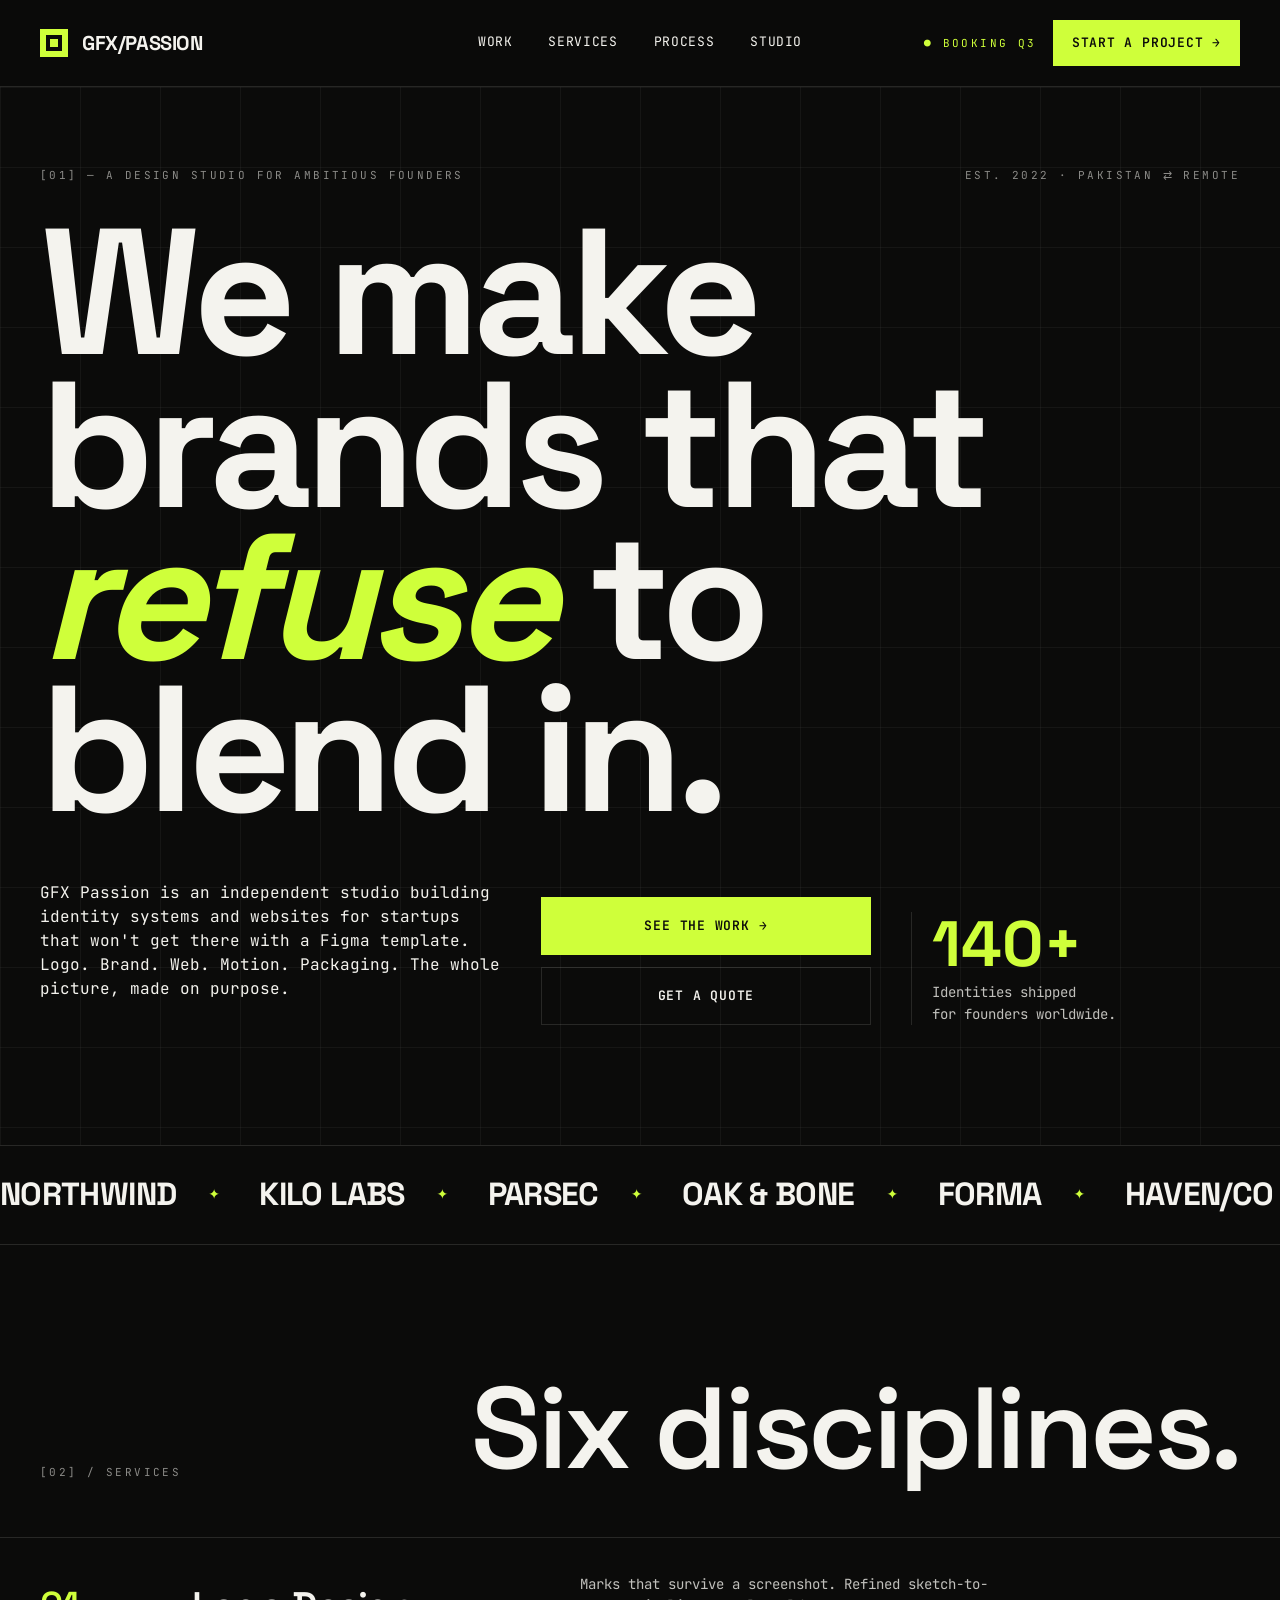
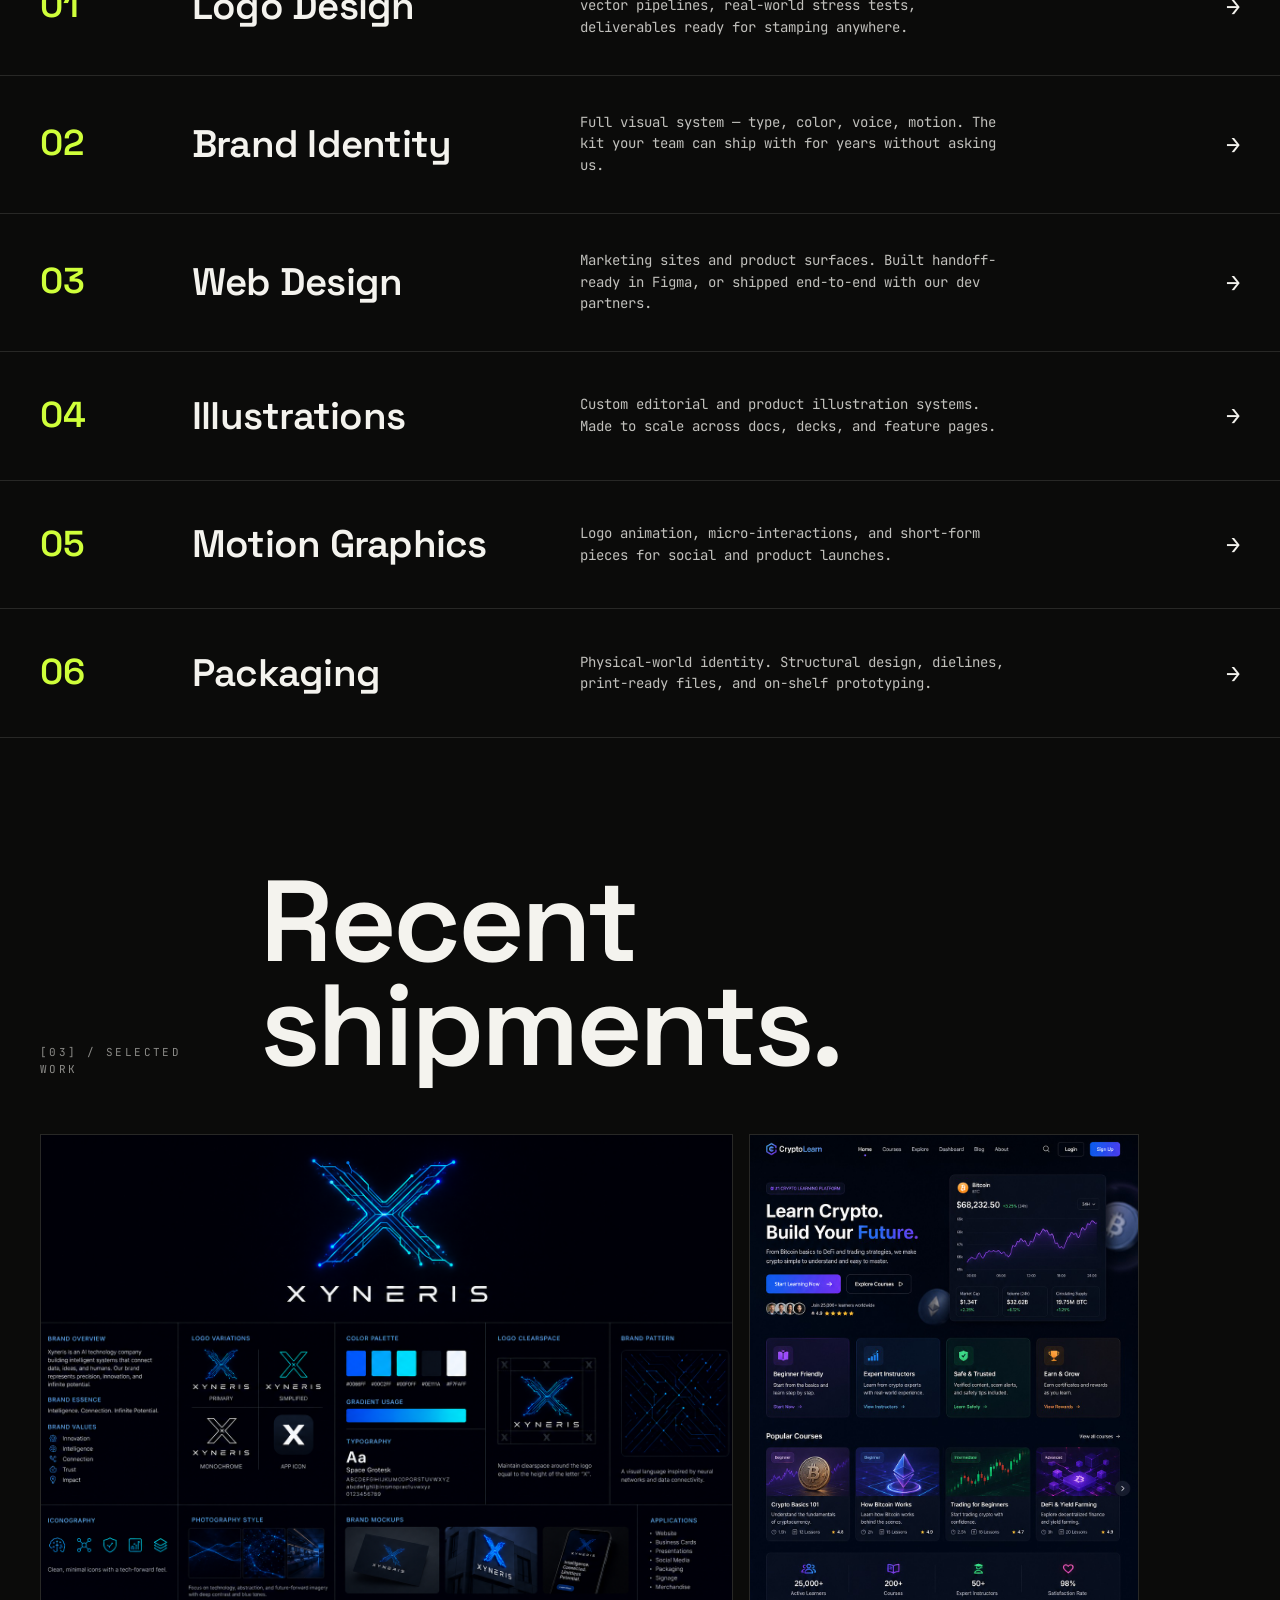
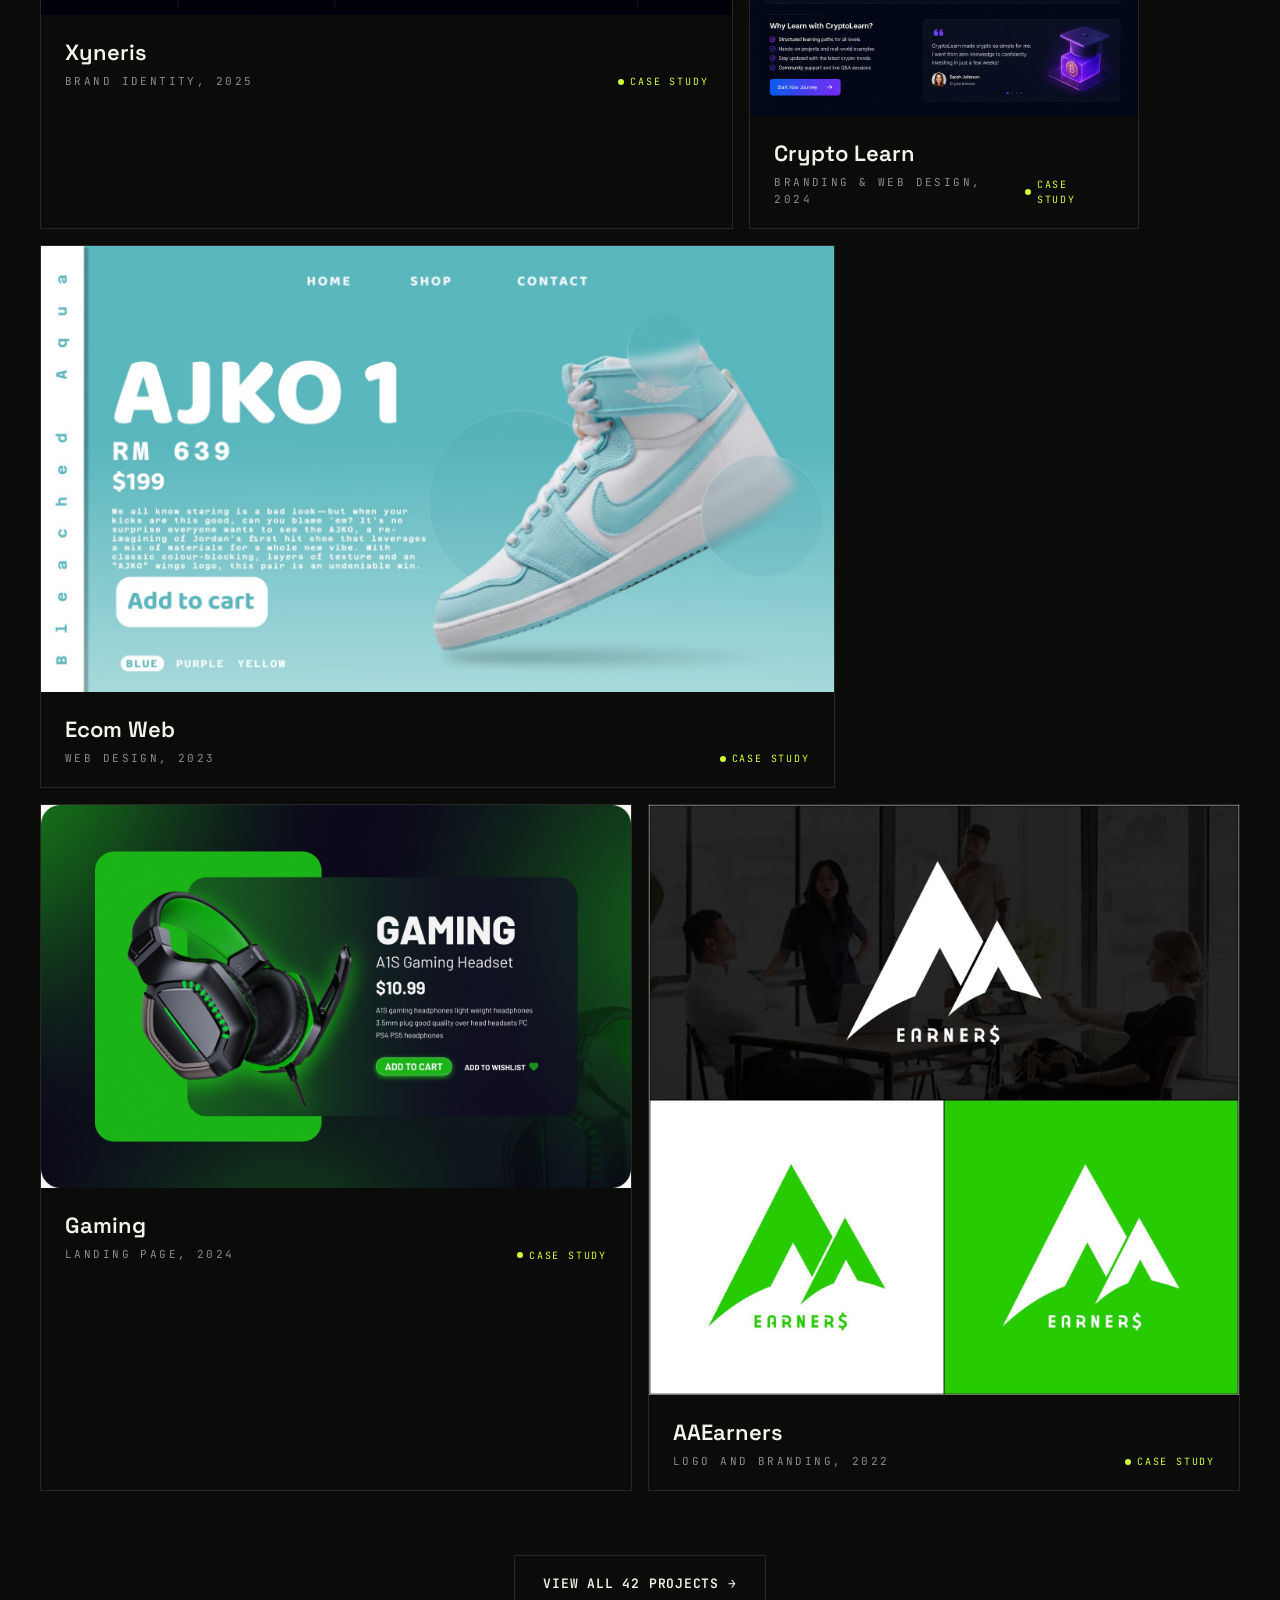
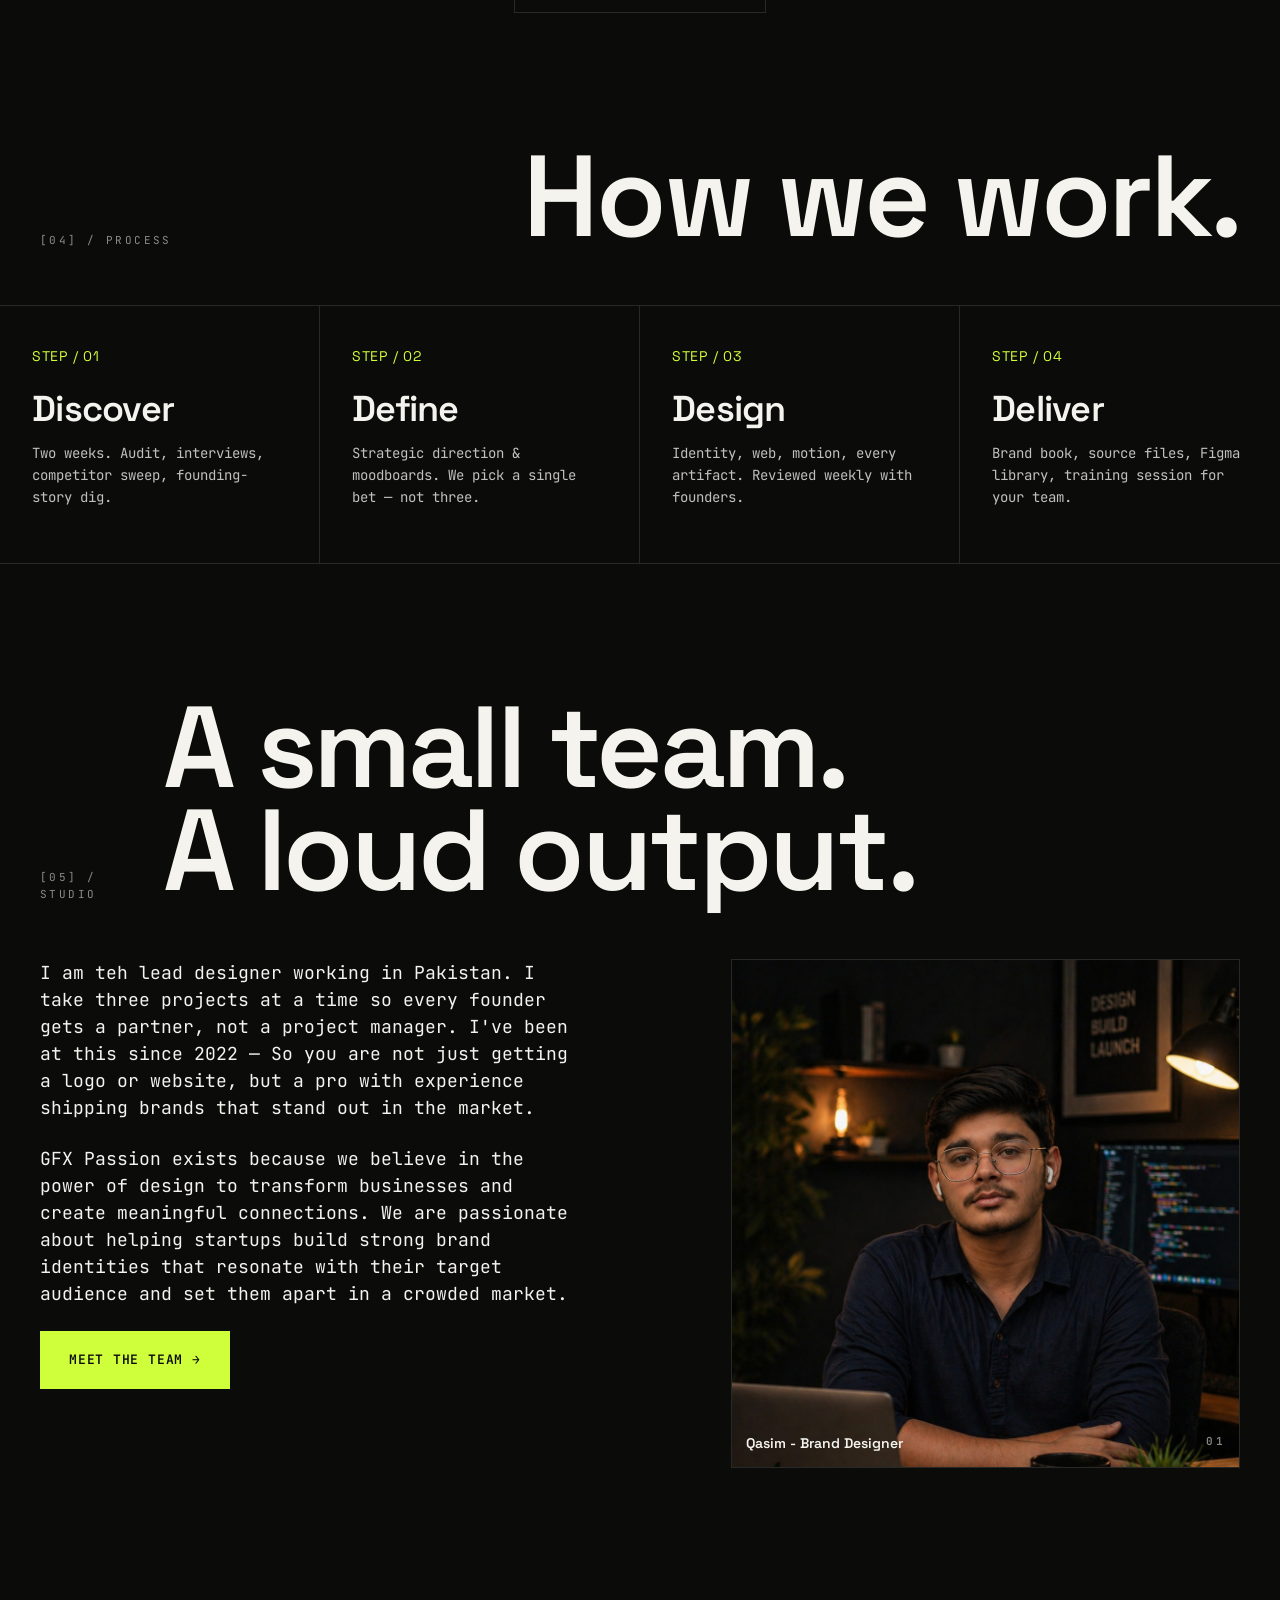
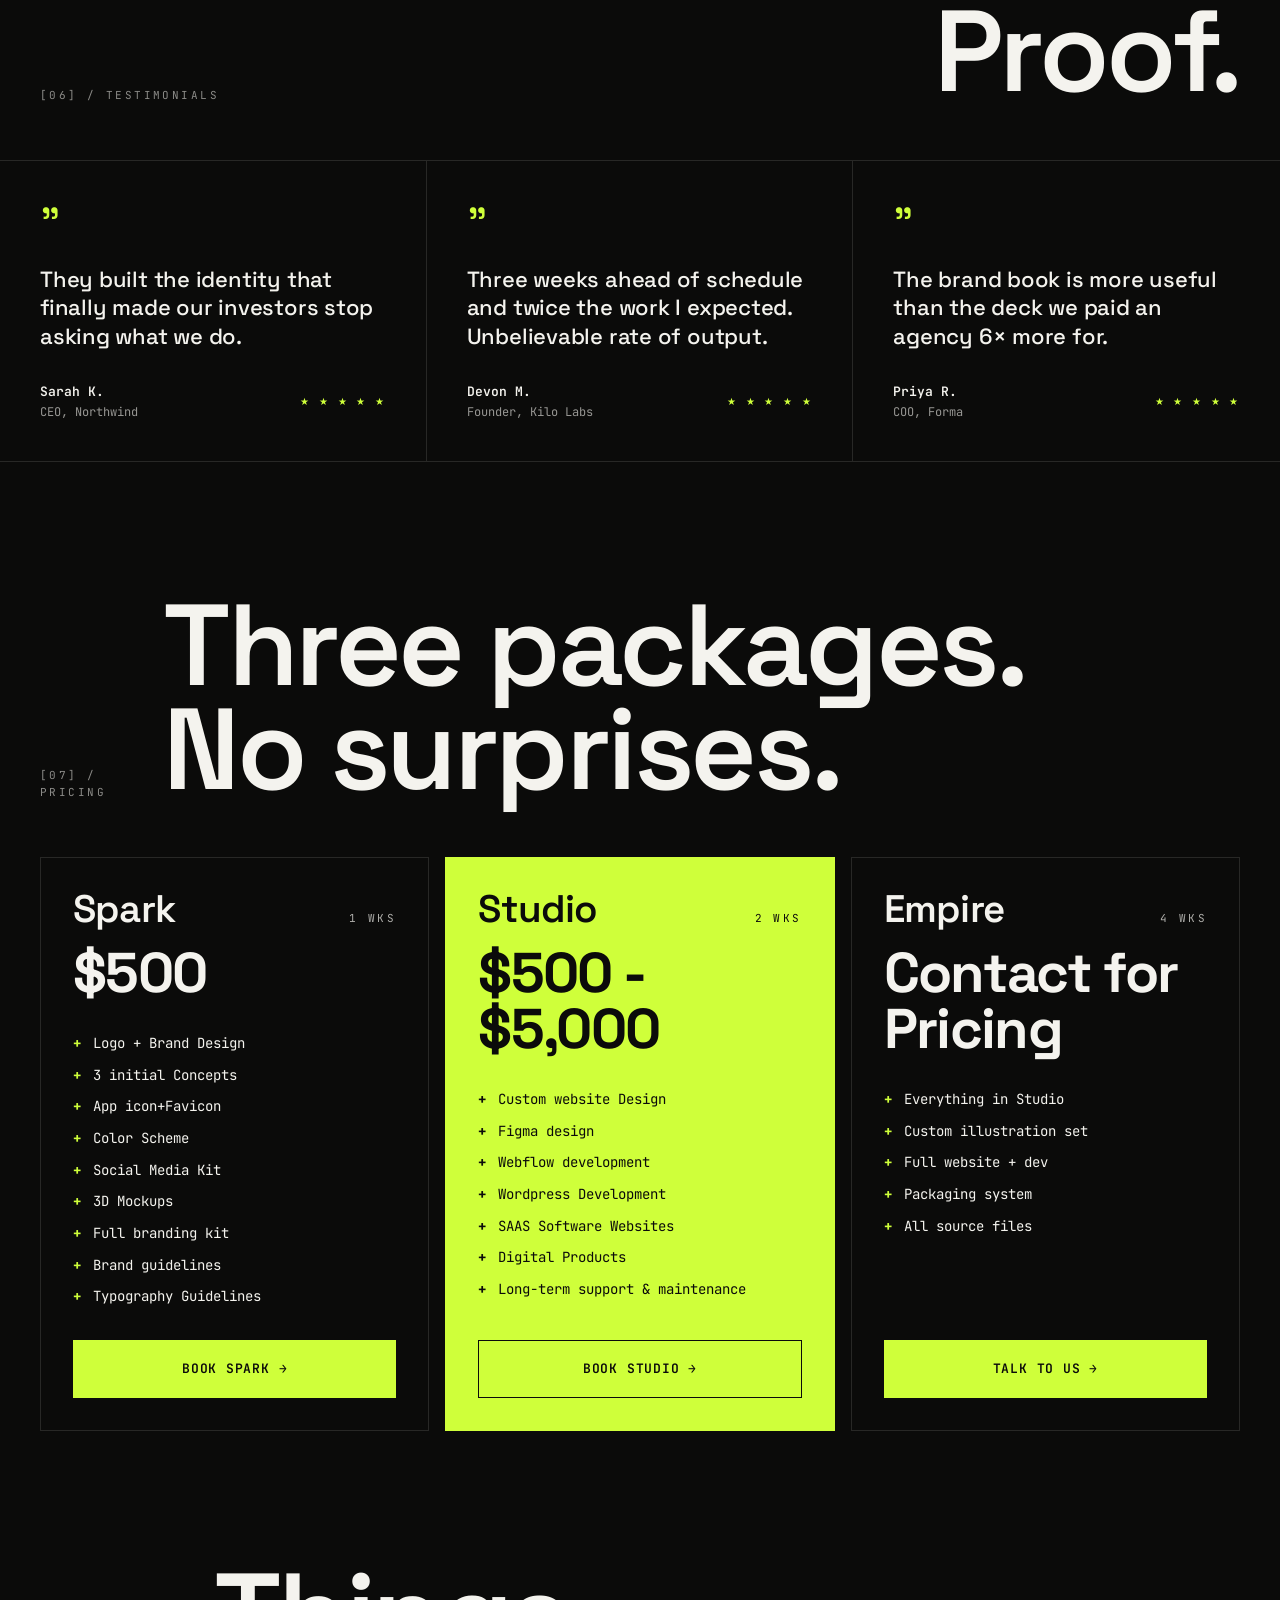
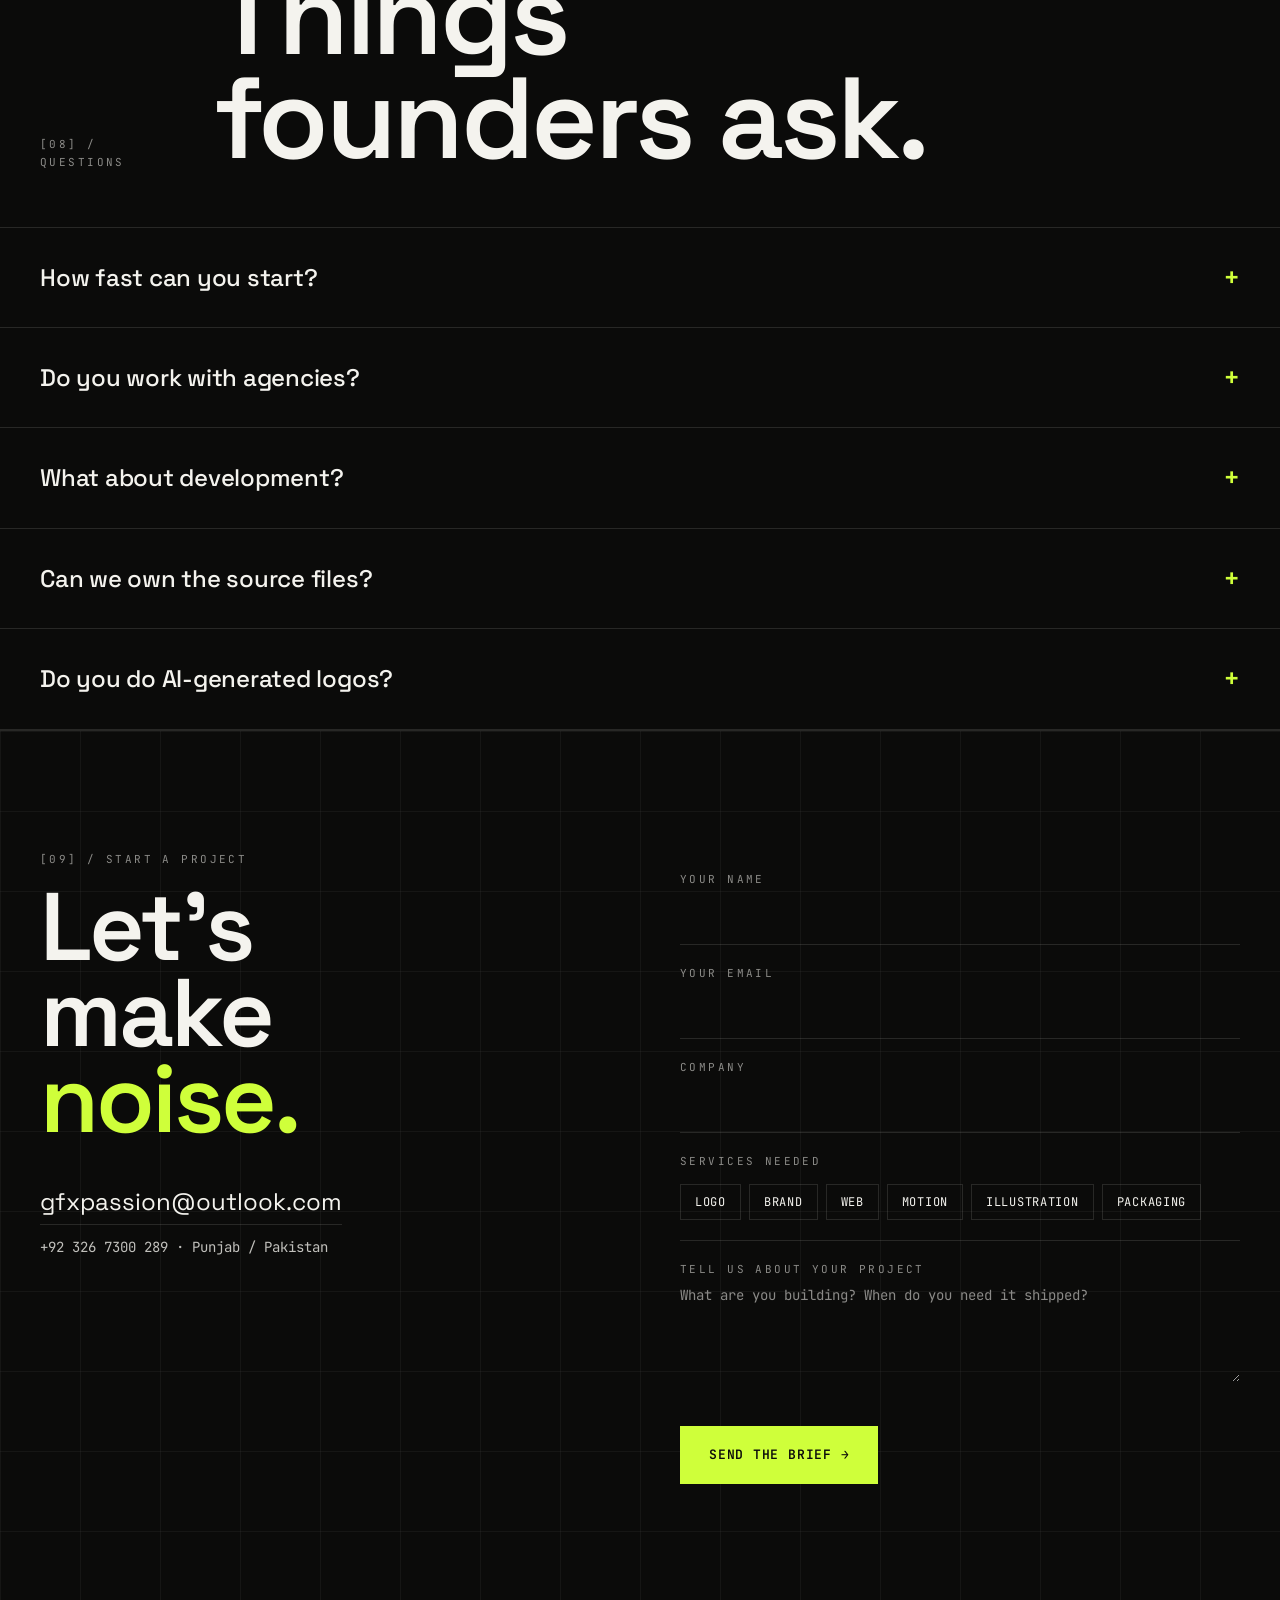
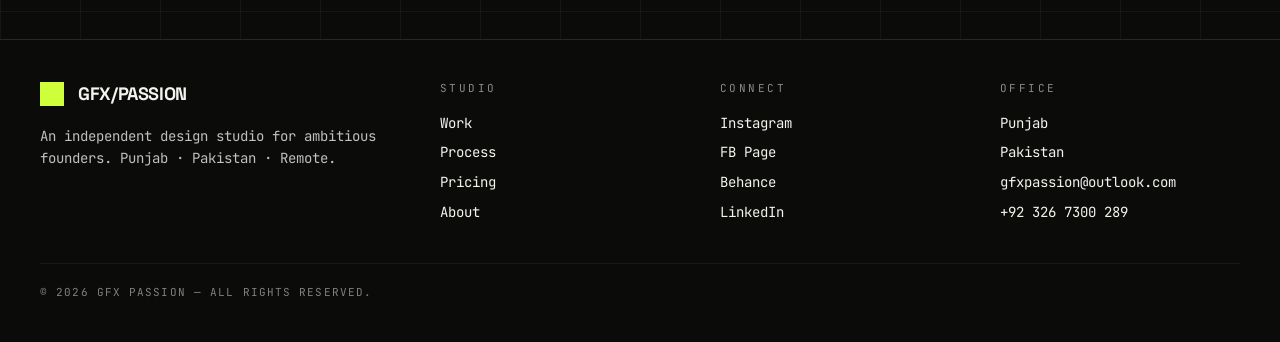
<file: index.html>
<!doctype html>
<html lang="en">
<head>
<meta charset="utf-8" />
<title>GFX Passion · A design studio for ambitious founders</title>
<meta name="viewport" content="width=device-width, initial-scale=1" />
<meta name="description" content="GFX Passion is an independent design studio building identity systems and websites for startups that refuse to blend in. Berlin · Lisbon · Remote." />
<meta name="theme-color" content="#0b0b0a" />
<meta property="og:title" content="GFX Passion · A design studio for ambitious founders" />
<meta property="og:description" content="Logo. Brand. Web. Motion. Packaging. The whole picture, made on purpose." />
<meta property="og:type" content="website" />
<link rel="icon" type="image/svg+xml" href="data:image/svg+xml;utf8,<svg xmlns='http://www.w3.org/2000/svg' viewBox='0 0 32 32'><rect width='32' height='32' fill='%230b0b0a'/><rect x='2' y='2' width='28' height='28' fill='%23cfff3a'/><rect x='8' y='8' width='16' height='16' fill='%230b0b0a'/><rect x='12' y='12' width='8' height='8' fill='%23cfff3a'/></svg>" />
<link rel="preconnect" href="https://fonts.googleapis.com" />
<link rel="preconnect" href="https://fonts.gstatic.com" crossorigin />
<link href="https://fonts.googleapis.com/css2?family=Space+Grotesk:wght@400;500;600;700&family=JetBrains+Mono:wght@400;500&display=swap" rel="stylesheet" />
<link rel="stylesheet" href="styles.css" />
</head>
<body>
<a class="skip-link" href="#main">Skip to content</a>

<div id="cursor-halo" aria-hidden="true"></div>

<!-- TOP NAV -->
<header class="nav">
  <div class="nav-row">
    <a class="brand" href="#top" aria-label="GFX Passion — home">
      <span class="brand-mark" aria-hidden="true">
        <span></span><span></span><span></span>
      </span>
      <span class="brand-word">GFX/PASSION</span>
    </a>
    <nav class="nav-links" aria-label="Primary">
      <a href="#work">Work</a>
      <a href="#services">Services</a>
      <a href="#process">Process</a>
      <a href="#studio">Studio</a>
    </nav>
    <div class="nav-cta">
      <span class="eyebrow blink accent-text">● BOOKING Q3</span>
      <a class="btn btn-primary btn-sm" href="#contact">Start a project →</a>
    </div>
    <button class="nav-toggle" aria-expanded="false" aria-controls="mobile-nav" aria-label="Open menu">
      <span></span><span></span><span></span>
    </button>
  </div>
  <nav id="mobile-nav" class="mobile-nav" aria-label="Mobile">
    <a href="#work">Work</a>
    <a href="#services">Services</a>
    <a href="#process">Process</a>
    <a href="#studio">Studio</a>
    <a href="#contact" class="btn btn-primary">Start a project →</a>
  </nav>
</header>

<main id="main">
  <span id="top"></span>

  <!-- HERO -->
  <section class="hero">
    <div class="grid-bg" aria-hidden="true"></div>
    <div class="hero-inner">
      <div class="hero-meta">
        <div class="eyebrow">[01] — A design studio for ambitious founders</div>
        <div class="eyebrow right">EST. 2022 · PAKISTAN ⇄ REMOTE</div>
      </div>
      <h1 class="hero-h">
        We make<br />
        brands that<br />
        <span class="accent italic">refuse</span> to blend in.
      </h1>
      <div class="hero-grid">
        <p class="lede">
          GFX Passion is an independent studio building identity systems and websites for startups
          that won't get there with a Figma template. Logo. Brand. Web. Motion. Packaging. The whole
          picture, made on purpose.
        </p>
        <div class="hero-ctas">
          <a class="btn btn-primary" href="#work">See the work →</a>
          <a class="btn btn-ghost" href="#contact">Get a quote</a>
        </div>
        <div class="hero-stat">
          <div class="big-num accent">140+</div>
          <div class="body-text">Identities shipped<br/>for founders worldwide.</div>
        </div>
      </div>
    </div>
  </section>

  <!-- MARQUEE -->
  <section class="marquee" aria-label="Selected clients">
    <div class="marquee-track">
      <div class="marquee-row" id="marquee-row"></div>
    </div>
  </section>

  <!-- SERVICES -->
  <section id="services" class="section reveal">
    <div class="section-head">
      <div class="eyebrow">[02] / Services</div>
      <h2 class="h2">Six disciplines.</h2>
    </div>
    <div class="services-list" id="services-list"></div>
  </section>

  <!-- WORK -->
  <section id="work" class="section reveal">
    <div class="section-head">
      <div class="eyebrow">[03] / Selected work</div>
      <h2 class="h2">Recent shipments.</h2>
    </div>
    <div class="work-grid" id="work-grid">
    </div>
    <div class="section-foot">
      <a class="btn btn-ghost" href="#contact">View all 42 projects →</a>
    </div>
  </section>

  <!-- PROCESS -->
  <section id="process" class="section reveal">
    <div class="section-head">
      <div class="eyebrow">[04] / Process</div>
      <h2 class="h2">How we work.</h2>
    </div>
    <div class="process-grid" id="process-grid"></div>
  </section>

  <!-- STUDIO -->
  <section id="studio" class="section reveal">
    <div class="section-head">
      <div class="eyebrow">[05] / Studio</div>
      <h2 class="h2">A small team. A loud output.</h2>
    </div>
    <div class="studio-grid">
      <div class="studio-copy">
        <p class="lede">
          I am teh lead designer working in Pakistan. I take three projects at a time
          so every founder gets a partner, not a project manager. I've been at this since 2022 —
          So you are not just getting a logo or website, but a pro with experience shipping brands that stand out in the market.

        </p>
        <p class="lede">
          GFX Passion exists because we believe in the power of design to transform businesses and create meaningful connections. We are passionate about helping startups build strong brand identities that resonate with their target audience and set them apart in a crowded market.
        </p>
        <a class="btn btn-primary" href="#contact">Meet the team →</a>
      </div>
      <div class="team-grid" id="team-grid"></div>
    </div>
  </section>

  <!-- TESTIMONIALS -->
  <section class="section reveal">
    <div class="section-head">
      <div class="eyebrow">[06] / Testimonials</div>
      <h2 class="h2">Proof.</h2>
    </div>
    <div class="testimonials" id="testimonials"></div>
  </section>

  <!-- PRICING -->
  <section class="section reveal">
    <div class="section-head">
      <div class="eyebrow">[07] / Pricing</div>
      <h2 class="h2">Three packages. No surprises.</h2>
    </div>
    <div class="pricing-grid" id="pricing-grid"></div>
  </section>

  <!-- FAQ -->
  <section class="section reveal">
    <div class="section-head">
      <div class="eyebrow">[08] / Questions</div>
      <h2 class="h2">Things founders ask.</h2>
    </div>
    <div class="faq-list" id="faq-list"></div>
  </section>

  <!-- CONTACT -->
  <section id="contact" class="contact reveal">
    <div class="grid-bg" aria-hidden="true"></div>
    <div class="contact-inner">
      <div class="contact-left">
        <div class="eyebrow">[09] / Start a project</div>
        <h2 class="contact-h">Let's<br/>make<br/><span class="accent">noise.</span></h2>
        <div class="contact-info">
          <a class="contact-mail" href="mailto:gfxpassion@outlook.com">gfxpassion@outlook.com</a>
          <div class="body-text">+92 326 7300 289 · Punjab / Pakistan</div>
        </div>
      </div>
      <form class="contact-form" id="contact-form" novalidate>
        <label class="form-row">
          <span class="eyebrow">Your name</span>
          <input type="text" name="name" required autocomplete="name" />
        </label>
        <label class="form-row">
          <span class="eyebrow">Your email</span>
          <input type="email" name="email" required autocomplete="email" />
        </label>
        <label class="form-row">
          <span class="eyebrow">Company</span>
          <input type="text" name="company" autocomplete="organization" />
        </label>
        <div class="form-row">
          <span class="eyebrow">Services needed</span>
          <div class="chips" id="chips"></div>
        </div>
        <label class="form-row last">
          <span class="eyebrow">Tell us about your project</span>
          <textarea name="message" rows="4" placeholder="What are you building? When do you need it shipped?"></textarea>
        </label>
        <button class="btn btn-primary" type="submit">Send the brief →</button>
        <div class="form-status" id="form-status" role="status" aria-live="polite"></div>
      </form>
    </div>
  </section>
</main>

<!-- FOOTER -->
<footer class="footer">
  <div class="footer-grid">
    <div>
      <div class="brand small">
        <span class="brand-mark"><span></span><span></span><span></span></span>
        <span class="brand-word">GFX/PASSION</span>
      </div>
      <p class="body-text">An independent design studio for ambitious founders. Punjab · Pakistan · Remote.</p>
    </div>
    <div>
      <div class="eyebrow">Studio</div>
      <ul><li><a href="#work">Work</a></li><li><a href="#process">Process</a></li><li><a href="#contact">Pricing</a></li><li><a href="#studio">About</a></li></ul>
    </div>
    <div>
      <div class="eyebrow">Connect</div>
      <ul><li><a href="https://instagram.com/gfx_passion" target="_blank">Instagram</a></li><li><a href="https://facebook.com/gfxpassion" target="_blank">FB Page</a></li><li><a href="https://behance.net/gfxpassion" target="_blank">Behance</a></li><li><a href="https://linkedin.com/company/gfxpassion" target="_blank">LinkedIn</a></li></ul>
    </div>
    <div>
      <div class="eyebrow">Office</div>
      <ul><li>Punjab</li><li>Pakistan</li><li><a href="mailto:gfxpassion@outlook.com">gfxpassion@outlook.com</a></li><li>+92 326 7300 289</li></ul>
    </div>
  </div>
  <div class="footer-bottom">
    <div>© 2026 GFX Passion — All rights reserved.</div>
  </div>
</footer>

<script src="app.js" defer></script>
</body>
</html>
</file>
<file: styles.css>
/* ============================================================
   GFX Passion — Direction A · Neon Brutalist
   Static, deployable styles. No build step.
   ============================================================ */

:root {
  --bg: #0b0b0a;
  --fg: #f4f3ee;
  --muted: rgba(244, 243, 238, 0.55);
  --line: rgba(244, 243, 238, 0.12);
  --accent: #cfff3a;
  --accent-fg: #0b0b0a;
  --display: "Space Grotesk", system-ui, -apple-system, BlinkMacSystemFont, "Segoe UI", sans-serif;
  --body: "JetBrains Mono", ui-monospace, "SF Mono", Menlo, monospace;
  --pad: 40px;
}

* { box-sizing: border-box; }
html, body { margin: 0; padding: 0; }
html { scroll-behavior: smooth; }
body {
  background: var(--bg);
  color: var(--fg);
  font-family: var(--body);
  font-size: 14px;
  line-height: 1.55;
  -webkit-font-smoothing: antialiased;
  text-rendering: optimizeLegibility;
  overflow-x: hidden;
}
img { max-width: 100%; display: block; }
a { color: inherit; text-decoration: none; }
button { font: inherit; cursor: pointer; }

::selection { background: var(--accent); color: var(--accent-fg); }

.skip-link {
  position: absolute; left: -9999px; top: 0;
  background: var(--accent); color: var(--accent-fg);
  padding: 12px 16px; font-size: 12px; letter-spacing: 0.18em; text-transform: uppercase;
  z-index: 100;
}
.skip-link:focus { left: 12px; top: 12px; }

/* ----------- Type ----------- */
.eyebrow {
  font-family: var(--body);
  font-size: 11px;
  letter-spacing: 0.22em;
  text-transform: uppercase;
  opacity: 0.55;
}
.eyebrow.right { text-align: right; }
.body-text {
  font-family: var(--body);
  font-size: 14px;
  line-height: 1.55;
  opacity: 0.78;
}
.lede {
  font-family: var(--body);
  font-size: 18px;
  line-height: 1.5;
  opacity: 1;
  max-width: 540px;
  margin: 0 0 24px;
}
.h2 {
  font-family: var(--display);
  font-weight: 600;
  letter-spacing: -0.03em;
  line-height: 0.9;
  font-size: clamp(54px, 9vw, 120px);
  margin: 12px 0 0;
  text-wrap: balance;
}
.h3 {
  font-family: var(--display);
  font-weight: 600;
  letter-spacing: -0.02em;
  line-height: 1;
  font-size: clamp(28px, 3vw, 48px);
  margin: 0;
}
.accent { color: var(--accent); }
.italic { font-style: italic; }
.accent-text { color: var(--accent); opacity: 1; }
.big-num {
  font-family: var(--display);
  font-size: 64px;
  line-height: 1;
  font-weight: 700;
}

/* ----------- Buttons ----------- */
.btn {
  display: inline-flex;
  align-items: center;
  gap: 10px;
  padding: 18px 28px;
  font-family: var(--body);
  font-size: 13px;
  font-weight: 600;
  letter-spacing: 0.06em;
  text-transform: uppercase;
  border: 1px solid transparent;
  cursor: pointer;
  transition: transform .15s ease, box-shadow .15s ease, color .2s ease, border-color .2s ease, background .2s ease;
  text-align: center;
  justify-content: center;
}
.btn-sm { padding: 12px 18px; }
.btn-primary {
  background: var(--accent);
  color: var(--accent-fg);
  border-color: var(--accent);
}
.btn-primary:hover {
  transform: translate(-2px, -2px);
  box-shadow: 6px 6px 0 var(--fg);
}
.btn-ghost {
  background: transparent;
  color: var(--fg);
  border-color: var(--line);
}
.btn-ghost:hover {
  border-color: var(--accent);
  color: var(--accent);
}

/* ----------- Cursor halo ----------- */
#cursor-halo {
  position: fixed;
  top: 0; left: 0;
  width: 420px; height: 420px;
  margin: -210px 0 0 -210px;
  border-radius: 50%;
  background: radial-gradient(circle, var(--accent) 0%, transparent 65%);
  pointer-events: none;
  z-index: 1;
  mix-blend-mode: screen;
  opacity: 0.6;
  transform: translate3d(-1000px, -1000px, 0);
  transition: opacity .3s ease;
  will-change: transform;
}
@media (hover: none) { #cursor-halo { display: none; } }

/* ----------- Nav ----------- */
.nav {
  position: sticky; top: 0; z-index: 50;
  background: rgba(11, 11, 10, 0.85);
  backdrop-filter: blur(8px);
  -webkit-backdrop-filter: blur(8px);
  border-bottom: 1px solid var(--line);
}
.nav-row {
  display: grid;
  grid-template-columns: 1fr auto 1fr;
  align-items: center;
  padding: 20px var(--pad);
  gap: 40px;
}
.brand {
  display: inline-flex; align-items: center; gap: 14px;
  color: var(--fg);
}
.brand-mark {
  position: relative;
  width: 28px; height: 28px;
  background: var(--accent);
  display: inline-block;
}
.brand-mark span:nth-child(1) { position: absolute; inset: 6px; background: var(--bg); }
.brand-mark span:nth-child(2) { position: absolute; inset: 10px; background: var(--accent); }
.brand-mark span:nth-child(3) { display: none; }
.brand.small .brand-mark { width: 24px; height: 24px; }
.brand.small .brand-mark span:nth-child(1),
.brand.small .brand-mark span:nth-child(2) { display: none; }
.brand-word {
  font-family: var(--display);
  font-weight: 700;
  font-size: 20px;
  letter-spacing: -0.02em;
}
.brand.small .brand-word { font-size: 18px; }
.nav-links {
  display: flex; gap: 36px; justify-content: center;
  font-size: 13px; letter-spacing: 0.05em; text-transform: uppercase;
}
.nav-links a {
  position: relative; padding-bottom: 2px;
  transition: color .2s ease;
}
.nav-links a::after {
  content: ""; position: absolute; left: 0; right: 0; bottom: 0;
  height: 1px; background: var(--accent); transform: scaleX(0); transform-origin: left;
  transition: transform .25s ease;
}
.nav-links a:hover { color: var(--accent); }
.nav-links a:hover::after { transform: scaleX(1); }
.nav-cta {
  display: flex; justify-content: flex-end; align-items: center; gap: 16px;
}
.nav-toggle { display: none; }
.mobile-nav { display: none; }
.blink { animation: blink 1.4s ease-in-out infinite; }
@keyframes blink { 50% { opacity: 0.3; } }

/* ----------- Hero ----------- */
.hero {
  position: relative;
  padding: 80px var(--pad) 120px;
  overflow: hidden;
}
.grid-bg {
  position: absolute; inset: 0;
  background-image:
    linear-gradient(var(--line) 1px, transparent 1px),
    linear-gradient(90deg, var(--line) 1px, transparent 1px);
  background-size: 80px 80px;
  opacity: 0.4;
  pointer-events: none;
}
.hero-inner { position: relative; display: grid; gap: 32px; }
.hero-meta { display: flex; justify-content: space-between; gap: 24px; align-items: flex-end; }
.hero-h {
  font-family: var(--display);
  font-weight: 700;
  letter-spacing: -0.04em;
  line-height: 0.85;
  font-size: clamp(64px, 14vw, 200px);
  margin: 0;
  text-wrap: balance;
}
.hero-grid {
  display: grid;
  grid-template-columns: 1.4fr 1fr 1fr;
  gap: 40px;
  margin-top: 24px;
  align-items: end;
}
.hero-grid .lede { font-size: 16px; max-width: 520px; }
.hero-ctas { display: flex; flex-direction: column; gap: 12px; }
.hero-stat {
  border-left: 1px solid var(--line);
  padding-left: 20px;
}
.hero-stat .big-num { color: var(--accent); }
.hero-stat .body-text { margin-top: 6px; }

/* ----------- Marquee ----------- */
.marquee {
  border-top: 1px solid var(--line);
  border-bottom: 1px solid var(--line);
  padding: 24px 0;
  overflow: hidden;
  white-space: nowrap;
}
.marquee-track {
  display: inline-flex;
  animation: marquee 45s linear infinite;
  will-change: transform;
}
.marquee-row { display: inline-flex; gap: 40px; padding-right: 40px; align-items: center; }
.marquee-item {
  font-family: var(--display);
  font-weight: 700;
  font-size: 32px;
  letter-spacing: -0.02em;
  display: inline-flex;
  align-items: center;
  gap: 32px;
}
.marquee-item .star { color: var(--accent); font-size: 14px; }
@keyframes marquee {
  from { transform: translateX(0); }
  to   { transform: translateX(-50%); }
}

/* ----------- Sections ----------- */
.section { padding: 120px 0 0; position: relative; }
.section-head {
  padding: 0 var(--pad) 56px;
  display: flex;
  justify-content: space-between;
  align-items: flex-end;
  gap: 32px;
}
.section-foot { padding: 64px var(--pad) 0; text-align: center; }

/* ----------- Services ----------- */
.services-list { border-top: 1px solid var(--line); }
.service-row {
  display: grid;
  grid-template-columns: 120px 1fr 1.2fr 200px;
  gap: 32px;
  padding: 36px var(--pad);
  align-items: center;
  border-bottom: 1px solid var(--line);
  cursor: pointer;
  transition: background .2s ease;
}
.service-row:hover { background: rgba(207, 255, 58, 0.04); }
.service-row .num {
  font-family: var(--display);
  font-size: 36px;
  color: var(--accent);
  font-weight: 600;
}
.service-row .arrow { text-align: right; font-size: 24px; transition: transform .2s ease; }
.service-row:hover .arrow { transform: translateX(8px); color: var(--accent); }

/* ----------- Work ----------- */
.work-grid {
  display: grid;
  grid-template-columns: repeat(12, 1fr);
  gap: 16px;
  padding: 0 var(--pad);
}
.work-card {
  border: 1px solid var(--line);
  position: relative;
  overflow: hidden;
  transition: border-color .2s ease;
  display: flex;
  flex-direction: column;
}
.work-card:hover { border-color: var(--accent); }
.work-card .card-foot {
  display: flex; justify-content: space-between; align-items: flex-end;
  padding: 20px 24px;
}
.work-card .card-title {
  font-family: var(--display);
  font-size: 22px;
  font-weight: 600;
}
.work-card .stamp {
  display: inline-flex; align-items: center; gap: 6px;
  font-family: var(--body); font-size: 10px; letter-spacing: 0.18em;
  text-transform: uppercase; color: var(--accent);
}
.work-card .stamp::before {
  content: ""; width: 6px; height: 6px; background: var(--accent); border-radius: 50%;
}
.placeholder {
  position: relative;
  background:
    repeating-linear-gradient(135deg,
      rgba(255,255,255,0.02) 0 18px,
      rgba(255,255,255,0.06) 18px 36px);
  border-bottom: 1px solid var(--line);
  flex: 1;
}
.placeholder::after {
  content: attr(data-label);
  position: absolute; inset: 0;
  display: flex; align-items: center; justify-content: center;
  font-family: var(--body); font-size: 10px; letter-spacing: 0.18em;
  text-transform: uppercase; color: rgba(255,255,255,0.5);
}
.placeholder::before {
  content: "◆";
  position: absolute; top: 8px; right: 10px;
  font-family: var(--body); font-size: 9px; color: rgba(255,255,255,0.5);
}

/* ----------- Process ----------- */
.process-grid {
  display: grid;
  grid-template-columns: repeat(4, 1fr);
  border-top: 1px solid var(--line);
  border-bottom: 1px solid var(--line);
}
.process-step {
  padding: 40px 32px;
  border-right: 1px solid var(--line);
}
.process-step:last-child { border-right: none; }
.process-step .step-num {
  font-family: var(--display);
  font-size: 14px;
  color: var(--accent);
  margin-bottom: 24px;
  letter-spacing: 0.05em;
}
.process-step .h3 { font-size: clamp(28px, 3vw, 36px); }
.process-step p { margin-top: 16px; }

/* ----------- Studio ----------- */
.studio-grid {
  display: grid;
  grid-template-columns: 1.2fr 1fr;
  gap: 80px;
  padding: 0 var(--pad);
}
.studio-copy .lede { font-size: 18px; }
.team-grid {
  display: grid; grid-template-columns: repeat(1, 1fr); gap: 12px;
}
.team-card {
  aspect-ratio: 4/4;
  position: relative;
  border: 1px solid var(--line);
  overflow: hidden;
  transition: border-color .2s ease;
}
.team-card:hover { border-color: var(--accent); }
.team-card .placeholder { position: absolute; inset: 0; border: none; }
.team-card .placeholder::after { content: "portrait"; }
.team-card .name-row {
  position: absolute; bottom: 12px; left: 14px; right: 14px;
  display: flex; justify-content: space-between;
  font-family: var(--display); font-weight: 600;
}
.team-card .num { font-family: var(--body); font-size: 11px; letter-spacing: 0.22em; opacity: 0.55; }

/* ----------- Testimonials ----------- */
.testimonials {
  display: grid; grid-template-columns: repeat(3, 1fr);
  border-top: 1px solid var(--line);
  border-bottom: 1px solid var(--line);
}
.testimonial {
  padding: 40px;
  border-right: 1px solid var(--line);
}
.testimonial:last-child { border-right: none; }
.testimonial .quote-mark {
  font-size: 48px; color: var(--accent);
  font-family: var(--display); line-height: 1; margin-bottom: 16px;
}
.testimonial .quote {
  font-family: var(--display); font-size: 22px; line-height: 1.3;
  font-weight: 500; letter-spacing: -0.01em; margin: 0;
}
.testimonial .author-row {
  margin-top: 32px; display: flex; justify-content: space-between; align-items: center;
}
.testimonial .author { font-weight: 600; font-size: 13px; }
.testimonial .role { font-size: 12px; opacity: 0.6; }
.testimonial .stars {
  font-family: var(--body); font-size: 10px; letter-spacing: 0.18em; color: var(--accent);
}

/* ----------- Pricing ----------- */
.pricing-grid {
  display: grid; grid-template-columns: repeat(3, 1fr); gap: 16px;
  padding: 0 var(--pad);
}
.tier {
  border: 1px solid var(--line);
  padding: 32px;
  display: flex; flex-direction: column;
  transition: border-color .2s ease, transform .2s ease;
}
.tier:hover { border-color: var(--accent); transform: translateY(-2px); }
.tier.hi {
  background: var(--accent);
  color: var(--accent-fg);
  border-color: var(--accent);
}
.tier .tier-head {
  display: flex; justify-content: space-between; align-items: baseline;
}
.tier .price {
  font-family: var(--display);
  font-size: 56px; font-weight: 700; letter-spacing: -0.03em;
  margin: 16px 0 0;
  line-height: 1;
}
.tier ul {
  list-style: none; padding: 0; margin: 32px 0;
  display: flex; flex-direction: column; gap: 10px;
}
.tier li {
  display: flex; gap: 12px; align-items: flex-start; font-size: 14px;
}
.tier li::before {
  content: "+"; color: var(--accent); font-weight: 700;
}
.tier.hi li::before { color: var(--accent-fg); }
.tier .btn {
  width: 100%; margin-top: auto;
}
.tier.hi .btn-ghost { border-color: var(--accent-fg); color: var(--accent-fg); }
.tier.hi .btn-ghost:hover { background: var(--accent-fg); color: var(--accent); }
.tier .duration { opacity: 0.7; }
.tier.hi .duration { opacity: 1; }

/* ----------- FAQ ----------- */
.faq-list { border-top: 1px solid var(--line); }
.faq {
  border-bottom: 1px solid var(--line);
  padding: 0 var(--pad);
}
.faq-q {
  width: 100%; display: flex; justify-content: space-between; align-items: center;
  padding: 28px 0;
  background: transparent; border: none; color: inherit;
  font-family: var(--display); font-size: clamp(20px, 2.2vw, 24px); font-weight: 500;
  letter-spacing: -0.01em; text-align: left;
}
.faq-toggle {
  color: var(--accent); font-size: 28px; transition: transform .2s ease;
  display: inline-block;
}
.faq.open .faq-toggle { transform: rotate(45deg); }
.faq-a {
  max-height: 0; overflow: hidden;
  transition: max-height .35s ease, padding .35s ease;
}
.faq.open .faq-a { max-height: 300px; padding-bottom: 28px; }
.faq-a p { margin: 0; max-width: 720px; opacity: 0.78; font-size: 14px; line-height: 1.55; }

/* ----------- Contact ----------- */
.contact {
  padding: 120px var(--pad);
  border-top: 1px solid var(--line);
  position: relative;
  overflow: hidden;
}
.contact-inner {
  position: relative;
  display: grid;
  grid-template-columns: 1fr 1fr;
  gap: 80px;
  align-items: flex-start;
}
.contact-h {
  font-family: var(--display);
  font-weight: 600;
  letter-spacing: -0.03em;
  line-height: 0.9;
  font-size: clamp(64px, 9vw, 96px);
  margin: 16px 0 0;
}
.contact-info { margin-top: 40px; display: flex; flex-direction: column; gap: 12px; }
.contact-mail {
  font-family: var(--display); font-size: 24px;
  border-bottom: 1px solid var(--line); padding-bottom: 4px;
  align-self: flex-start;
  transition: color .2s ease, border-color .2s ease;
}
.contact-mail:hover { color: var(--accent); border-color: var(--accent); }
.contact-form { display: flex; flex-direction: column; }
.form-row {
  border-bottom: 1px solid var(--line);
  padding: 20px 0;
  display: flex; flex-direction: column; gap: 8px;
}
.form-row.last { border-bottom: none; }
.form-row input, .form-row textarea {
  background: transparent; border: none; outline: none;
  color: var(--fg);
  font-family: var(--display); font-size: 22px;
  padding: 0; width: 100%;
}
.form-row textarea {
  font-family: var(--body); font-size: 14px;
  resize: vertical; min-height: 96px;
}
.form-row input:focus, .form-row textarea:focus { caret-color: var(--accent); }
.form-row input::placeholder, .form-row textarea::placeholder { color: var(--muted); }
.chips { display: flex; flex-wrap: wrap; gap: 8px; margin-top: 6px; }
.chip {
  padding: 8px 14px; font-size: 12px; letter-spacing: 0.06em; text-transform: uppercase;
  background: transparent; color: var(--fg);
  border: 1px solid var(--line);
  font-family: var(--body);
  transition: background .15s ease, color .15s ease, border-color .15s ease;
}
.chip[aria-pressed="true"] {
  background: var(--accent); color: var(--accent-fg); border-color: var(--accent);
}
.contact-form .btn {
  margin-top: 24px;
  align-self: flex-start;
}
.form-status { margin-top: 16px; font-size: 13px; min-height: 1.4em; color: var(--accent); }

/* ----------- Footer ----------- */
.footer {
  border-top: 1px solid var(--line);
  padding: 40px var(--pad);
}
.footer-grid {
  display: grid;
  grid-template-columns: 1.5fr 1fr 1fr 1fr;
  gap: 40px;
}
.footer-grid ul {
  list-style: none; padding: 0; margin: 16px 0 0;
  display: flex; flex-direction: column; gap: 8px;
  font-size: 14px;
}
.footer-grid a { transition: color .2s ease; }
.footer-grid a:hover { color: var(--accent); }
.footer-grid .eyebrow { margin-bottom: 0; }
.footer-bottom {
  border-top: 1px solid var(--line);
  margin-top: 40px; padding-top: 20px;
  display: flex; justify-content: space-between;
  font-size: 11px; opacity: 0.5;
  font-family: var(--body); letter-spacing: 0.1em; text-transform: uppercase;
}

/* ----------- Reveal animation ----------- */
.reveal-item { opacity: 0; transform: translateY(20px); transition: opacity .8s cubic-bezier(.2,.7,.3,1), transform .8s cubic-bezier(.2,.7,.3,1); }
.reveal-item.in { opacity: 1; transform: none; }

/* ============================================================
   Responsive
   ============================================================ */
@media (max-width: 1100px) {
  :root { --pad: 28px; }
  .hero-grid { grid-template-columns: 1fr 1fr; }
  .hero-grid .lede { grid-column: 1 / -1; max-width: 720px; }
  .work-grid > .work-card { grid-column: span 6 !important; }
  .pricing-grid { grid-template-columns: 1fr; }
  .testimonials { grid-template-columns: 1fr; }
  .testimonial { border-right: none; border-bottom: 1px solid var(--line); }
  .testimonial:last-child { border-bottom: none; }
  .process-grid { grid-template-columns: repeat(2, 1fr); }
  .process-step { border-right: 1px solid var(--line); border-bottom: 1px solid var(--line); }
  .process-step:nth-child(2n) { border-right: none; }
  .process-step:nth-last-child(-n+2) { border-bottom: none; }
  .studio-grid { grid-template-columns: 1fr; gap: 48px; }
  .contact-inner { grid-template-columns: 1fr; gap: 48px; }
  .footer-grid { grid-template-columns: 1fr 1fr; }
  .service-row { grid-template-columns: 80px 1fr 40px; }
  .service-row .desc { grid-column: 1 / -1; }
  .service-row .arrow { font-size: 20px; }
}

@media (max-width: 720px) {
  :root { --pad: 20px; }
  .nav-row { grid-template-columns: 1fr auto; }
  .nav-links, .nav-cta { display: none; }
  .nav-toggle {
    display: inline-flex; flex-direction: column; gap: 5px;
    padding: 8px; background: transparent; border: 1px solid var(--line);
  }
  .nav-toggle span {
    display: block; width: 22px; height: 1.5px; background: var(--fg);
    transition: transform .2s ease, opacity .2s ease;
  }
  .nav-toggle[aria-expanded="true"] span:nth-child(1) { transform: translateY(6.5px) rotate(45deg); }
  .nav-toggle[aria-expanded="true"] span:nth-child(2) { opacity: 0; }
  .nav-toggle[aria-expanded="true"] span:nth-child(3) { transform: translateY(-6.5px) rotate(-45deg); }
  .mobile-nav {
    display: none; flex-direction: column; gap: 4px;
    padding: 12px var(--pad) 28px;
    border-top: 1px solid var(--line);
  }
  .mobile-nav.open { display: flex; }
  .mobile-nav a { padding: 14px 0; font-size: 14px; letter-spacing: 0.05em; text-transform: uppercase; border-bottom: 1px solid var(--line); }
  .mobile-nav .btn { margin-top: 12px; }

  .hero { padding: 56px var(--pad) 80px; }
  .hero-meta { flex-direction: column; align-items: flex-start; }
  .hero-grid { grid-template-columns: 1fr; gap: 32px; }
  .hero-stat { border-left: none; padding-left: 0; border-top: 1px solid var(--line); padding-top: 20px; }
  .hero-ctas { flex-direction: row; flex-wrap: wrap; }

  .section { padding: 80px 0 0; }
  .section-head { padding: 0 var(--pad) 32px; flex-direction: column; align-items: flex-start; gap: 8px; }

  .marquee-item { font-size: 22px; }
  .service-row { grid-template-columns: 60px 1fr; padding: 24px var(--pad); gap: 16px; }
  .service-row .num { font-size: 24px; }
  .service-row .desc, .service-row .arrow { grid-column: 1 / -1; }
  .service-row .arrow { display: none; }
  .work-grid { grid-template-columns: 1fr; }
  .work-grid > .work-card { grid-column: span 1 !important; }
  .placeholder { min-height: 240px; }
  .process-grid { grid-template-columns: 1fr; }
  .process-step { border-right: none; }
  .process-step:last-child { border-bottom: none; }
  .footer-grid { grid-template-columns: 1fr; gap: 32px; }
  .footer-bottom { flex-direction: column; gap: 8px; }
  .contact { padding: 80px var(--pad); }
}

@media (prefers-reduced-motion: reduce) {
  *, *::before, *::after {
    animation-duration: 0.01ms !important;
    animation-iteration-count: 1 !important;
    transition-duration: 0.01ms !important;
  }
  html { scroll-behavior: auto; }
  .reveal-item { opacity: 1; transform: none; }
}
</file>
